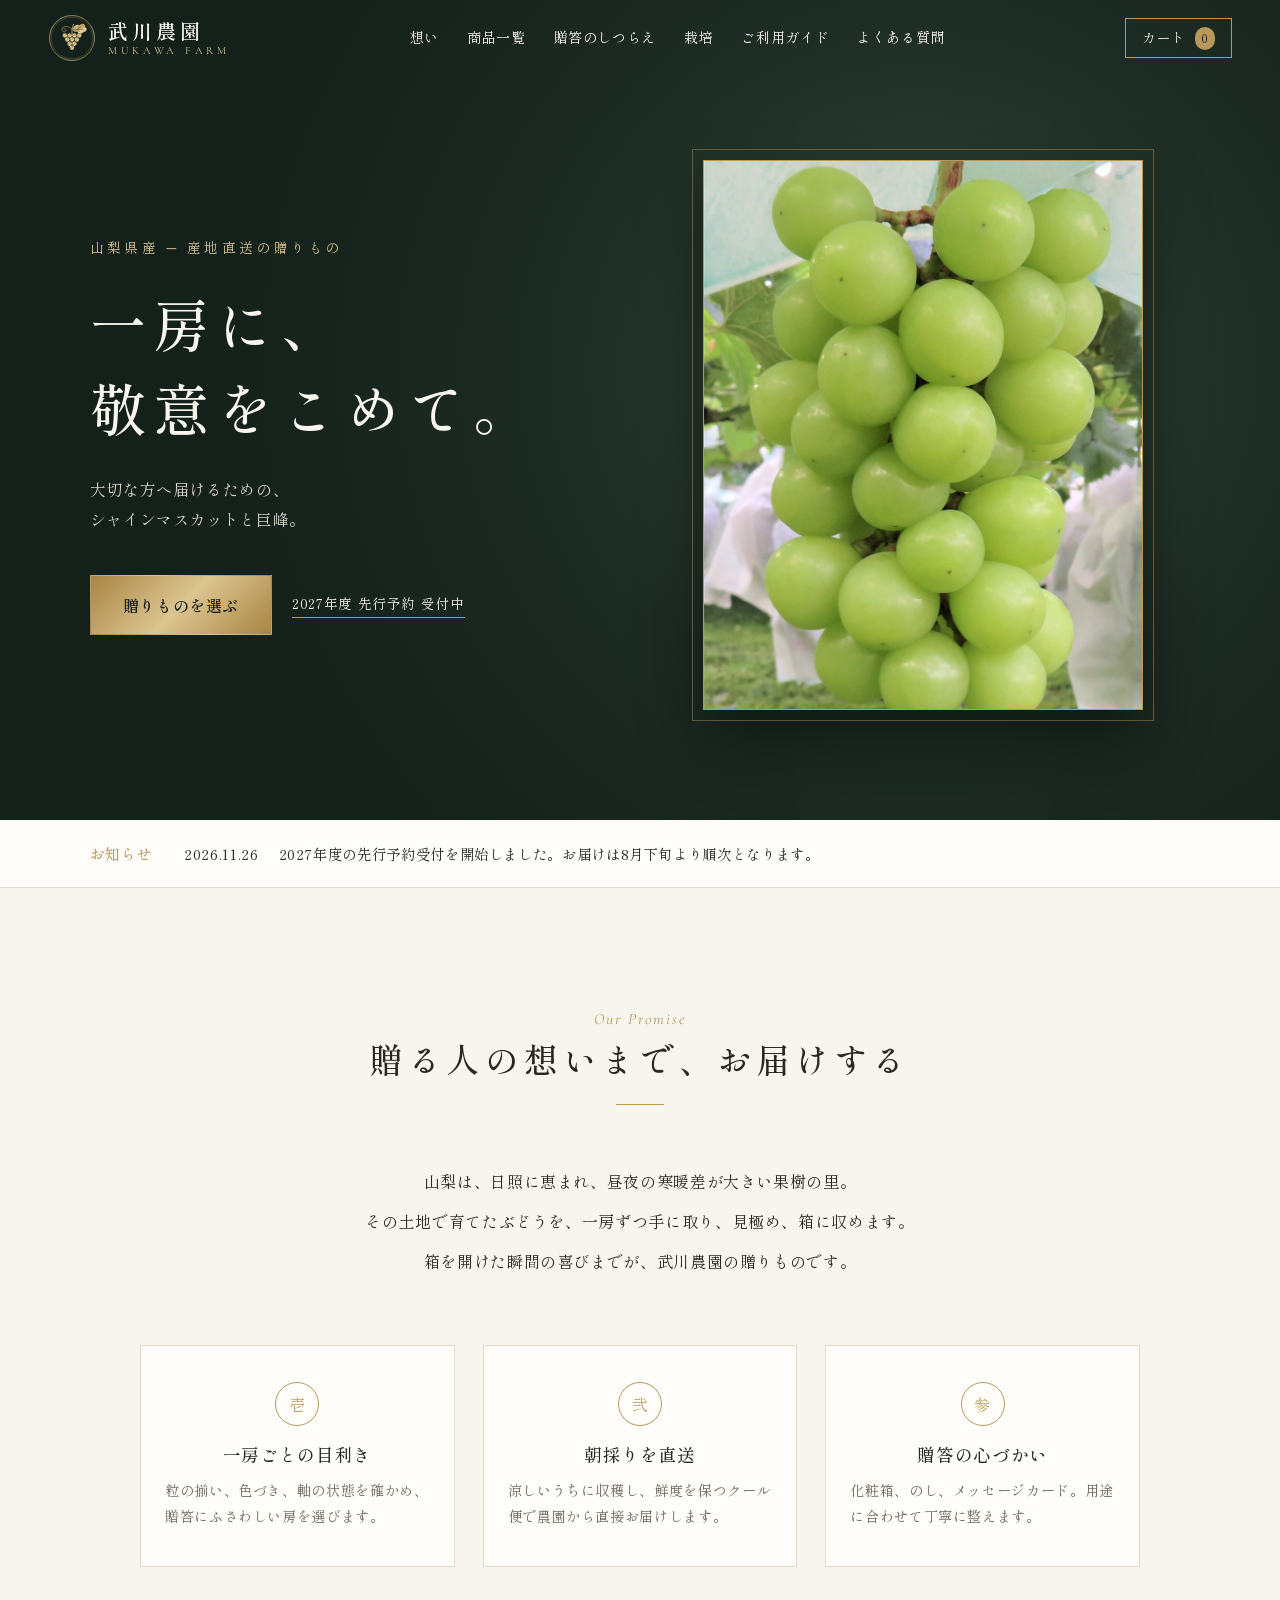
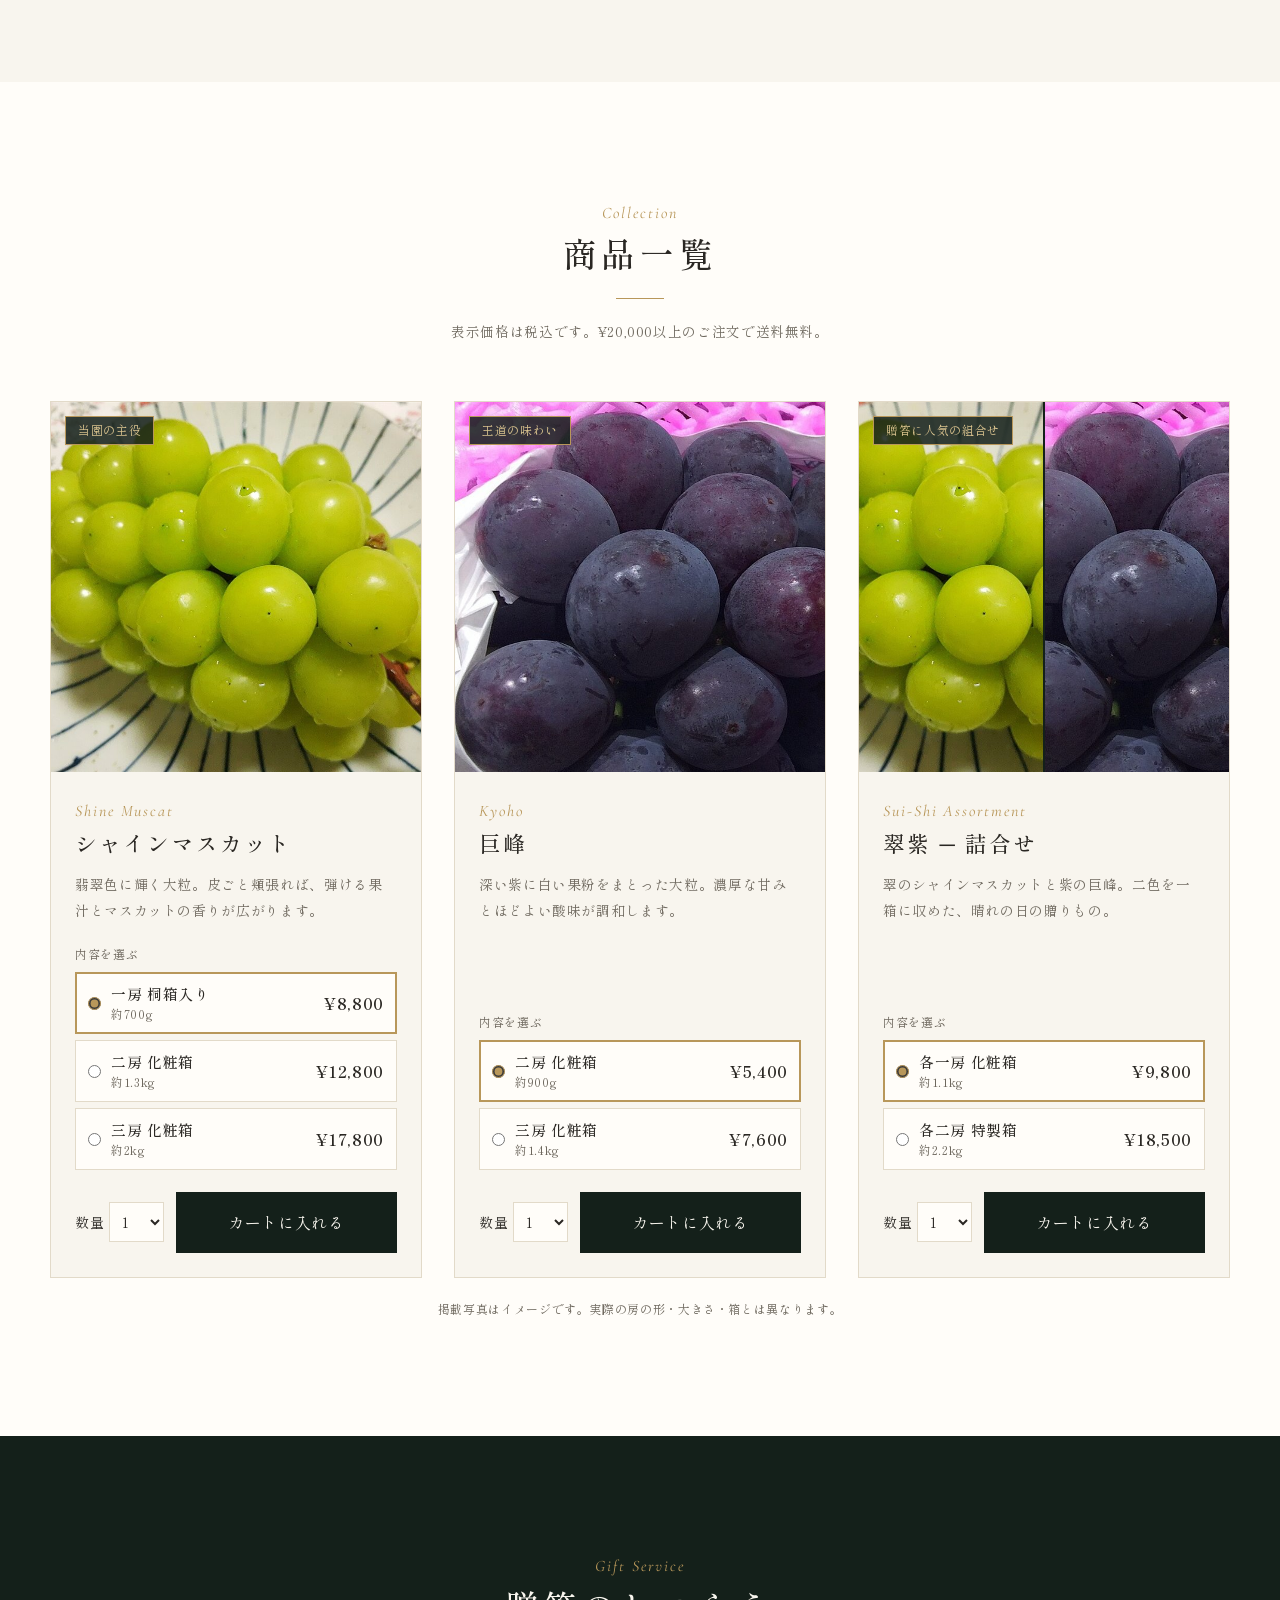
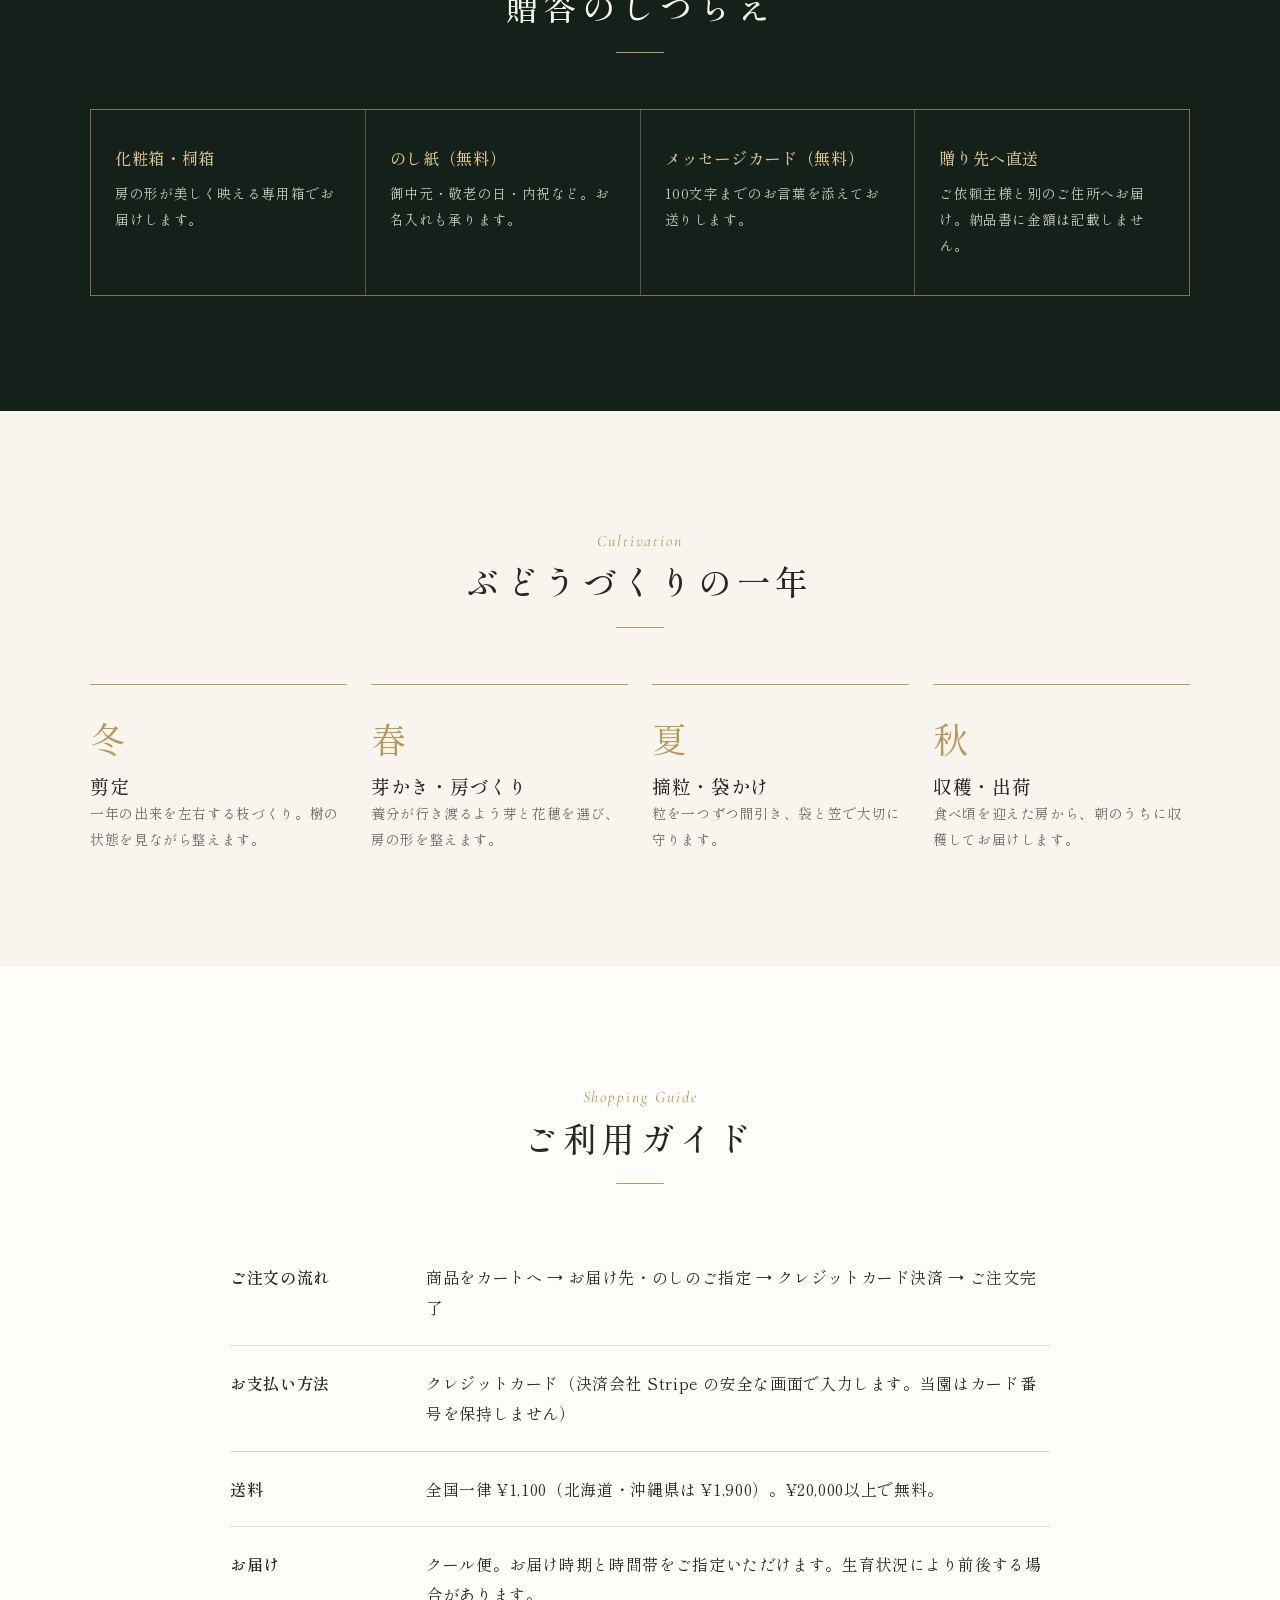
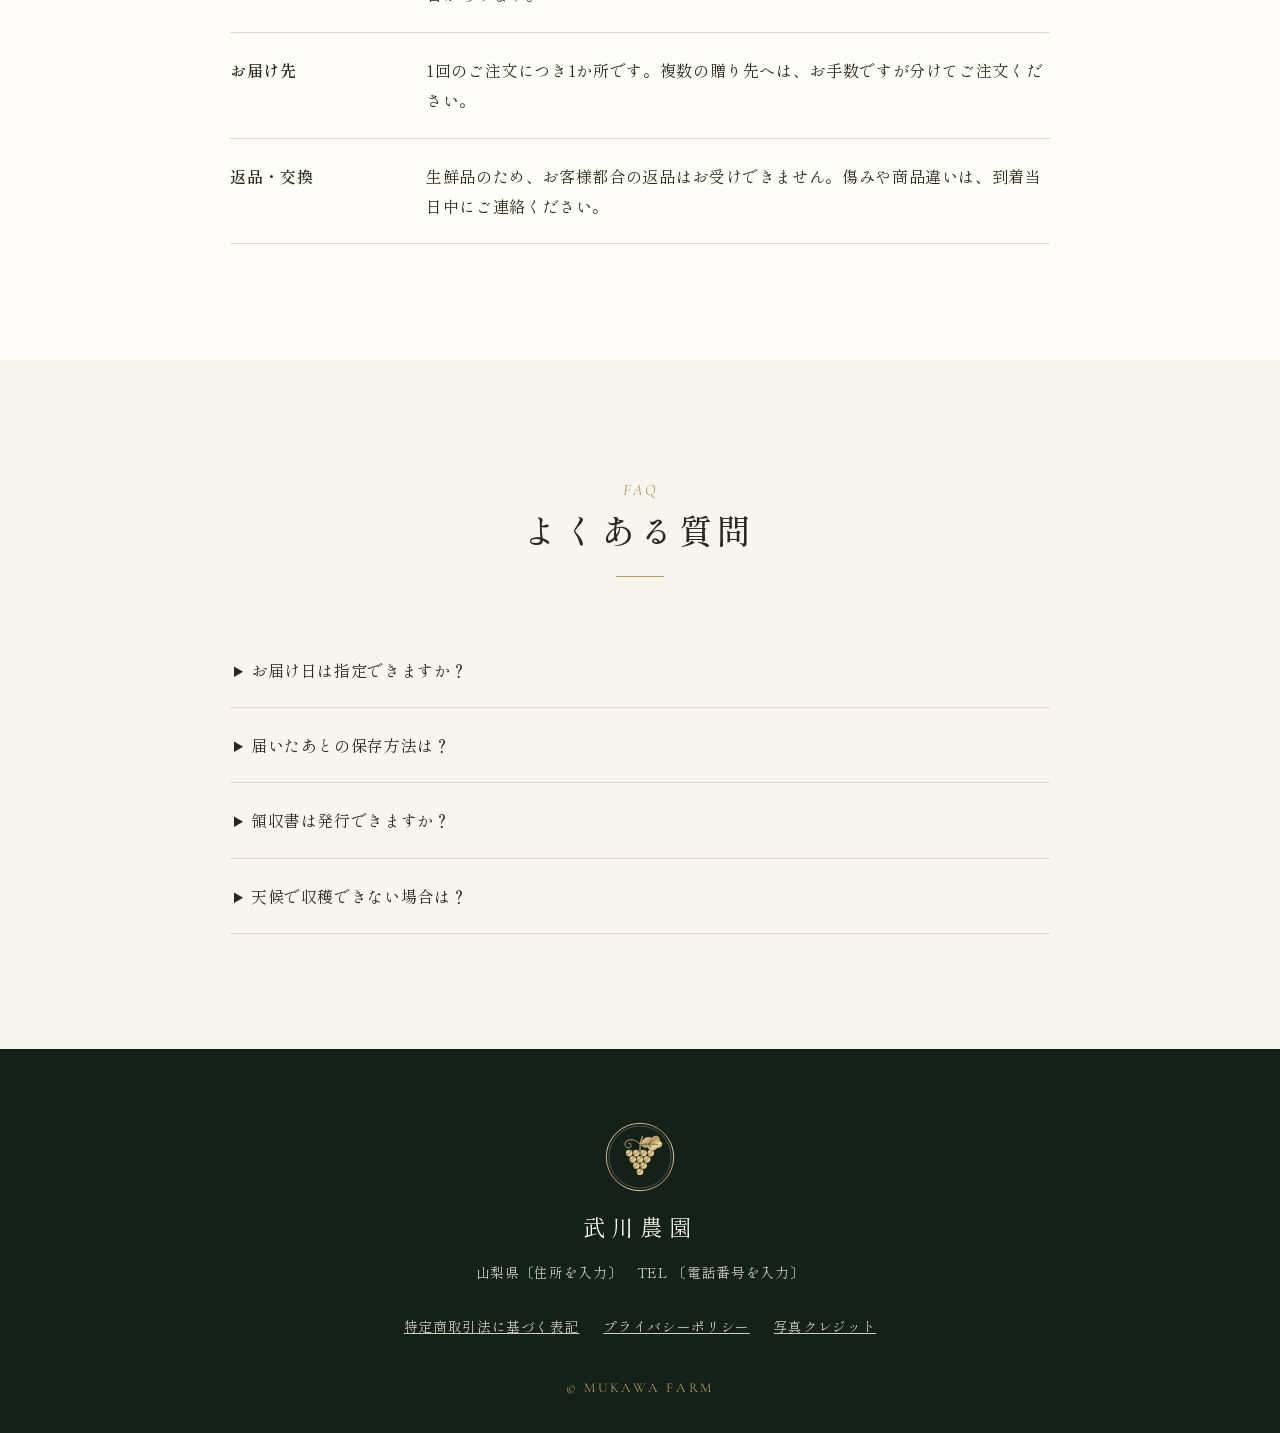
<file: index.html>
<!doctype html>
<html lang="ja">
<head>
  <meta charset="utf-8">
  <meta name="viewport" content="width=device-width, initial-scale=1">
  <title>武川農園</title>
  <!-- GitHub Pages 用の入口ページ。サイト本体は public フォルダの中にあります -->
  <script>location.replace("public/index.html" + location.hash);</script>
  <meta http-equiv="refresh" content="1; url=public/index.html">
</head>
<body>
  <p><a href="public/index.html">武川農園のサイトへ進む</a></p>
</body>
</html>
</file>
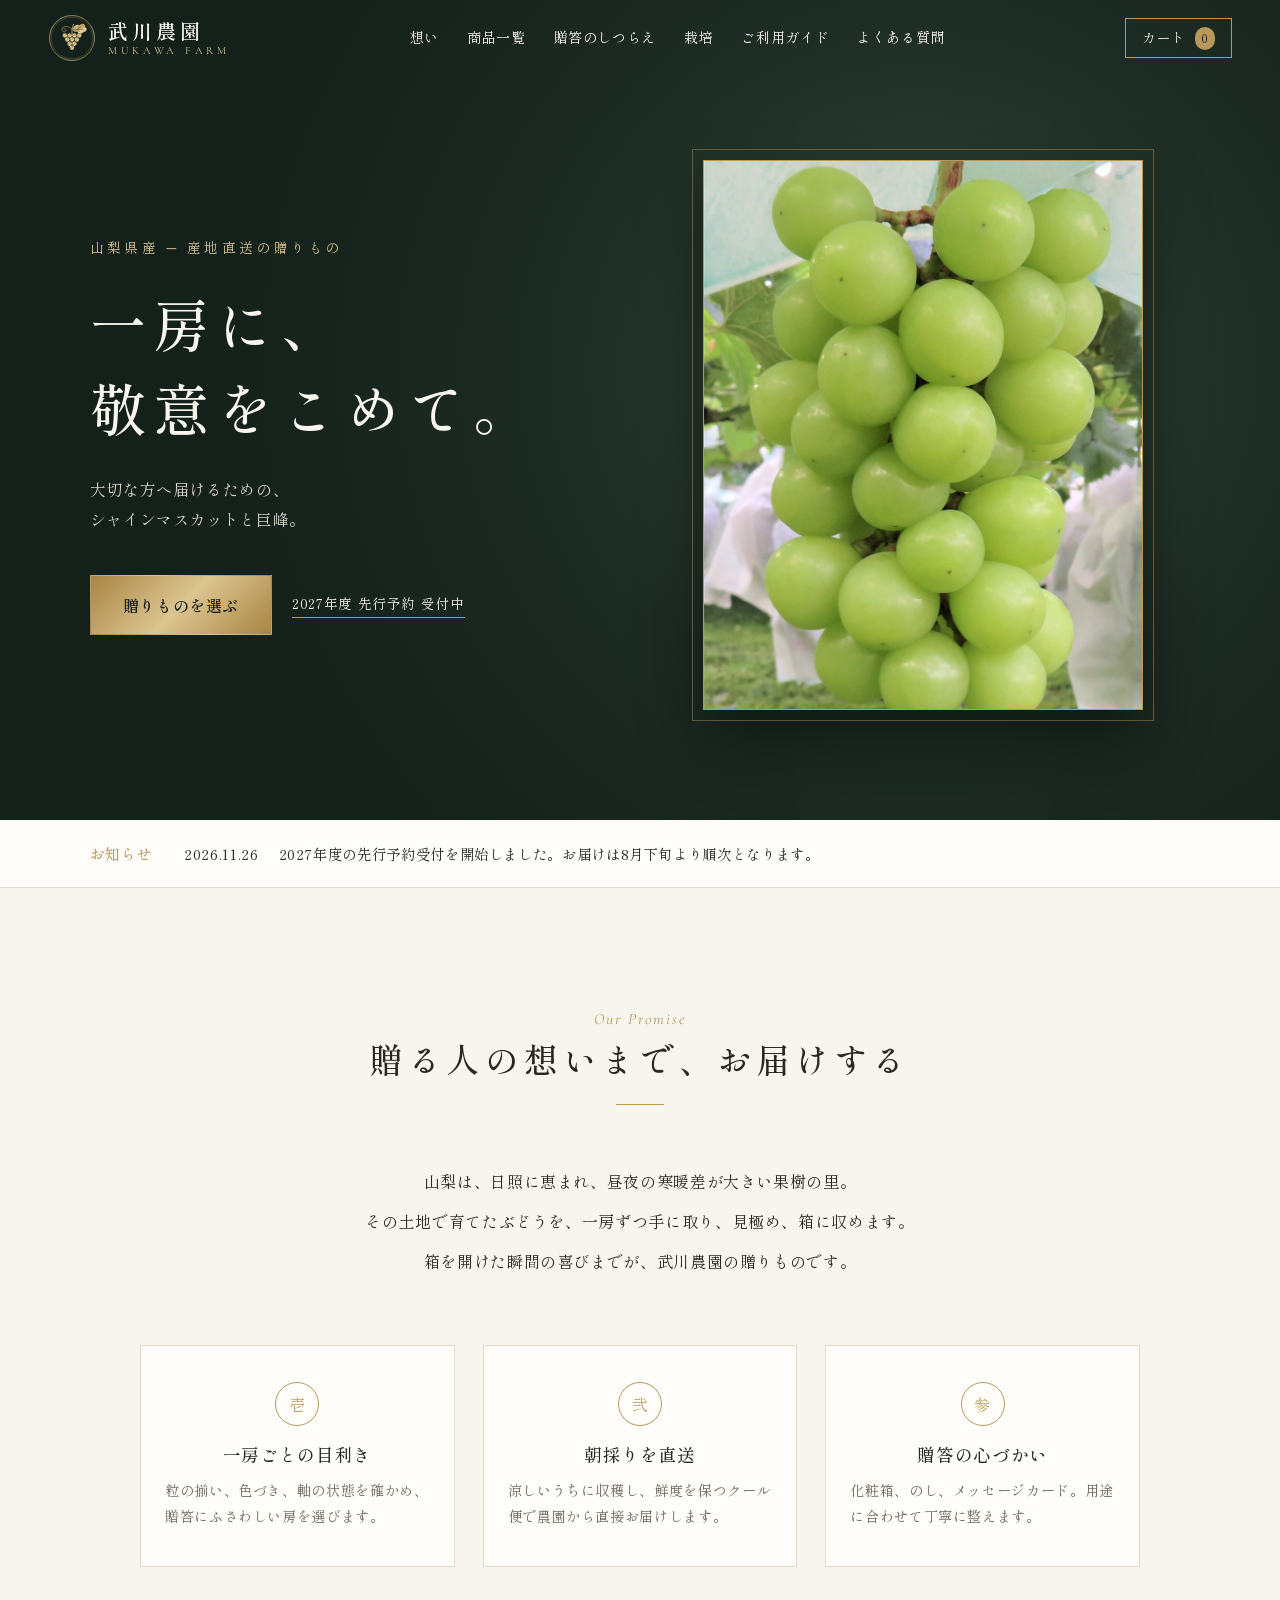
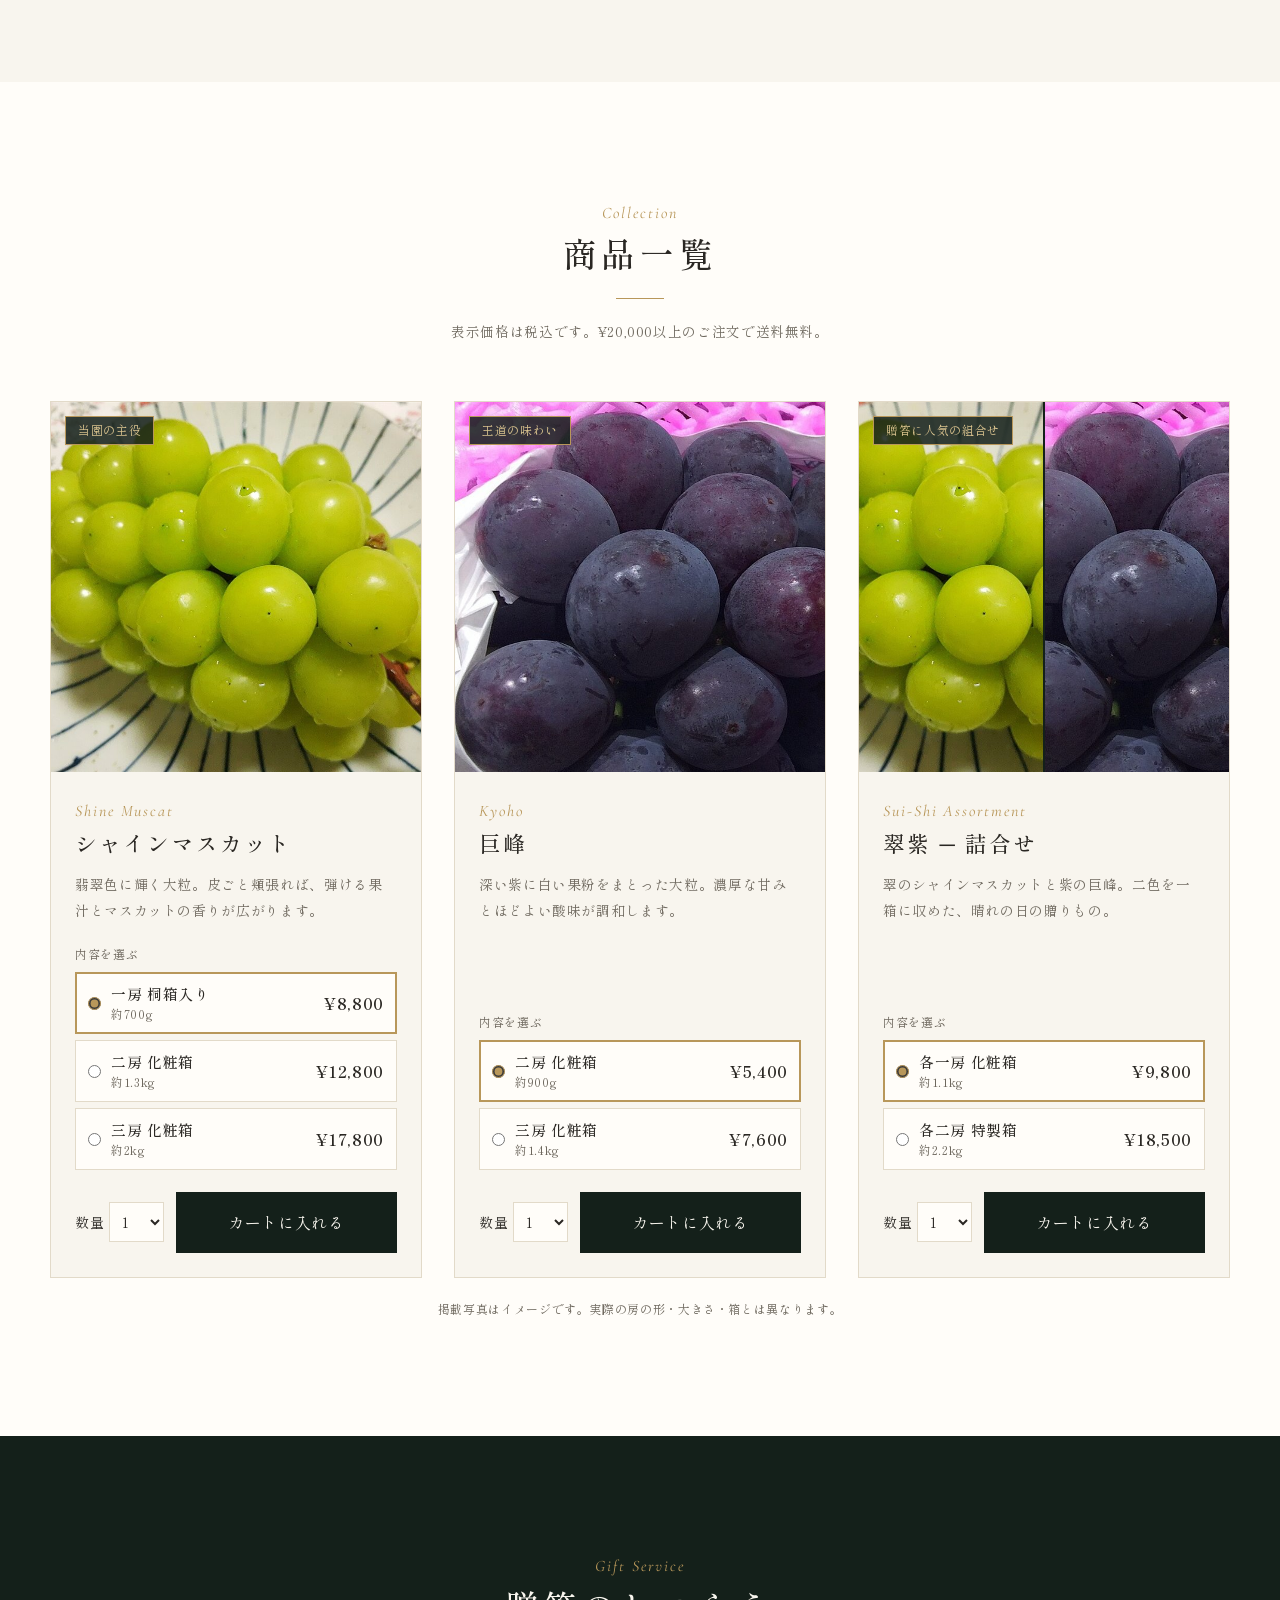
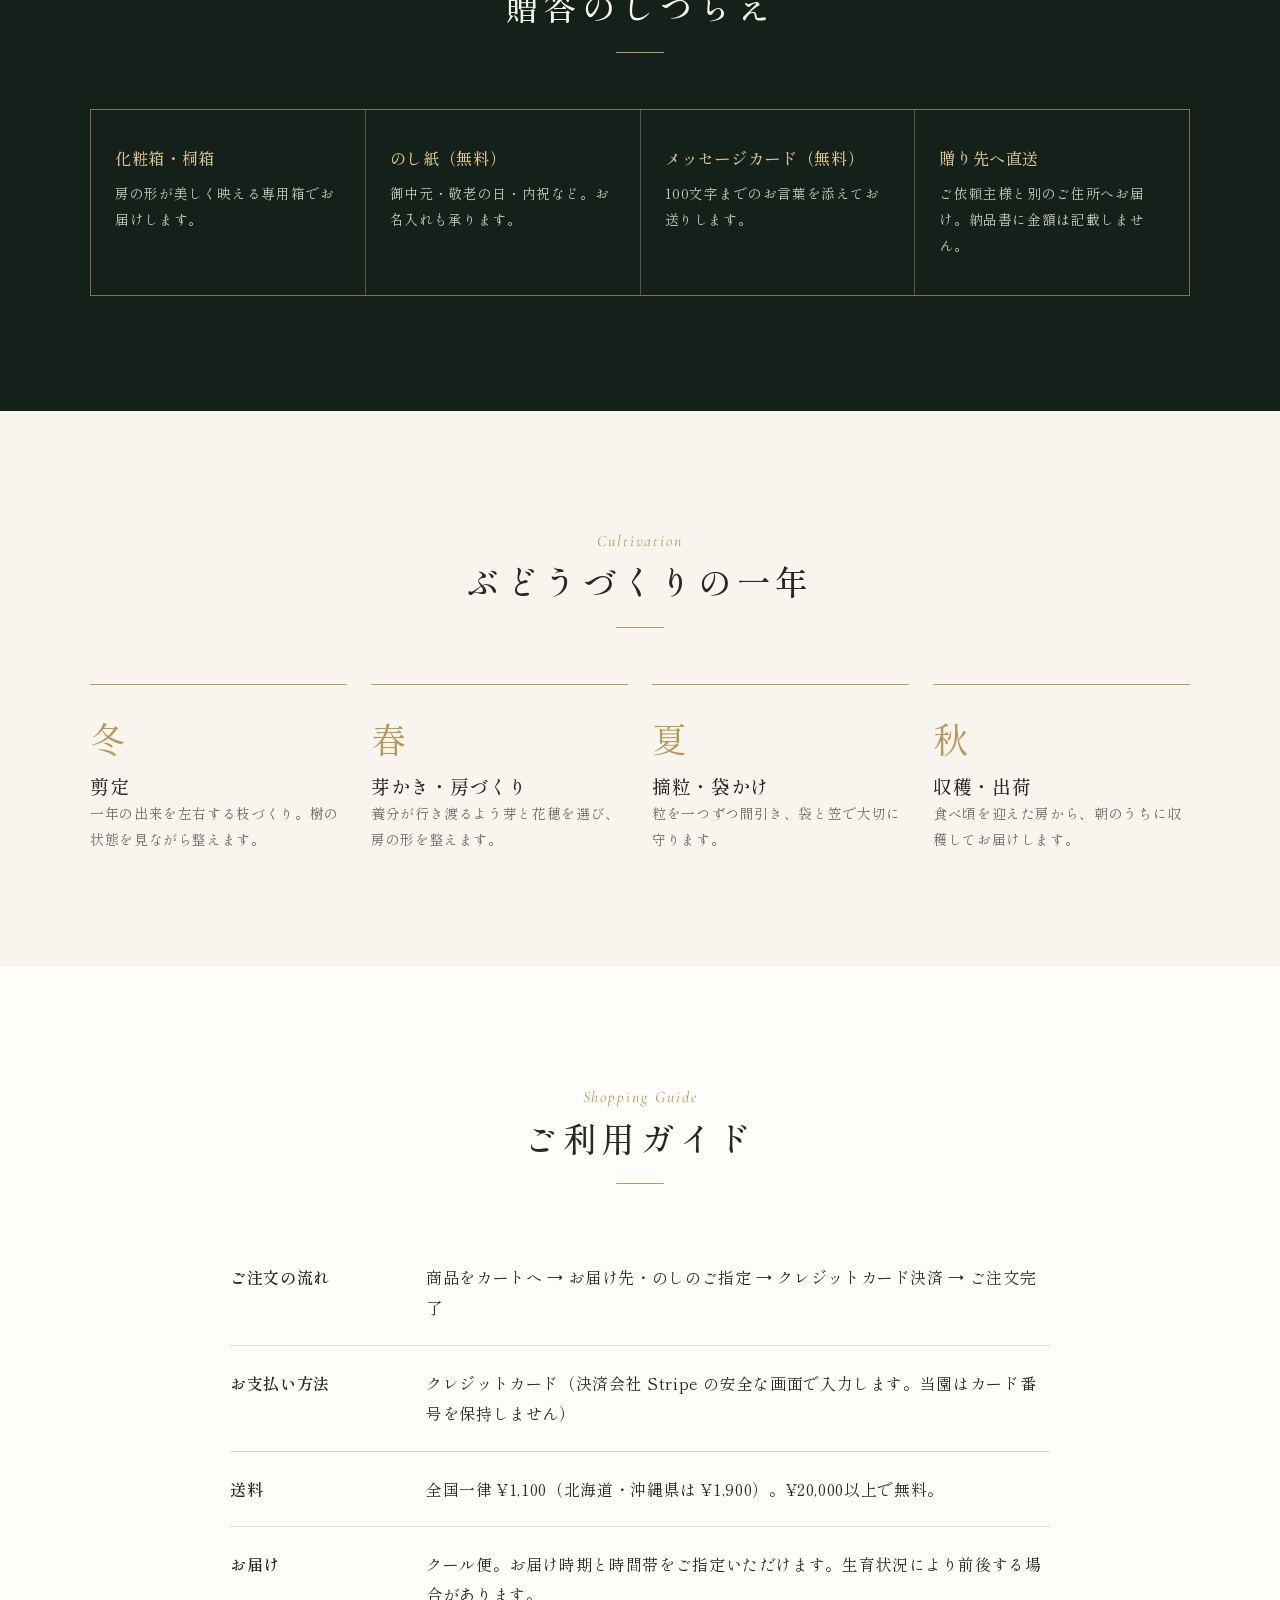
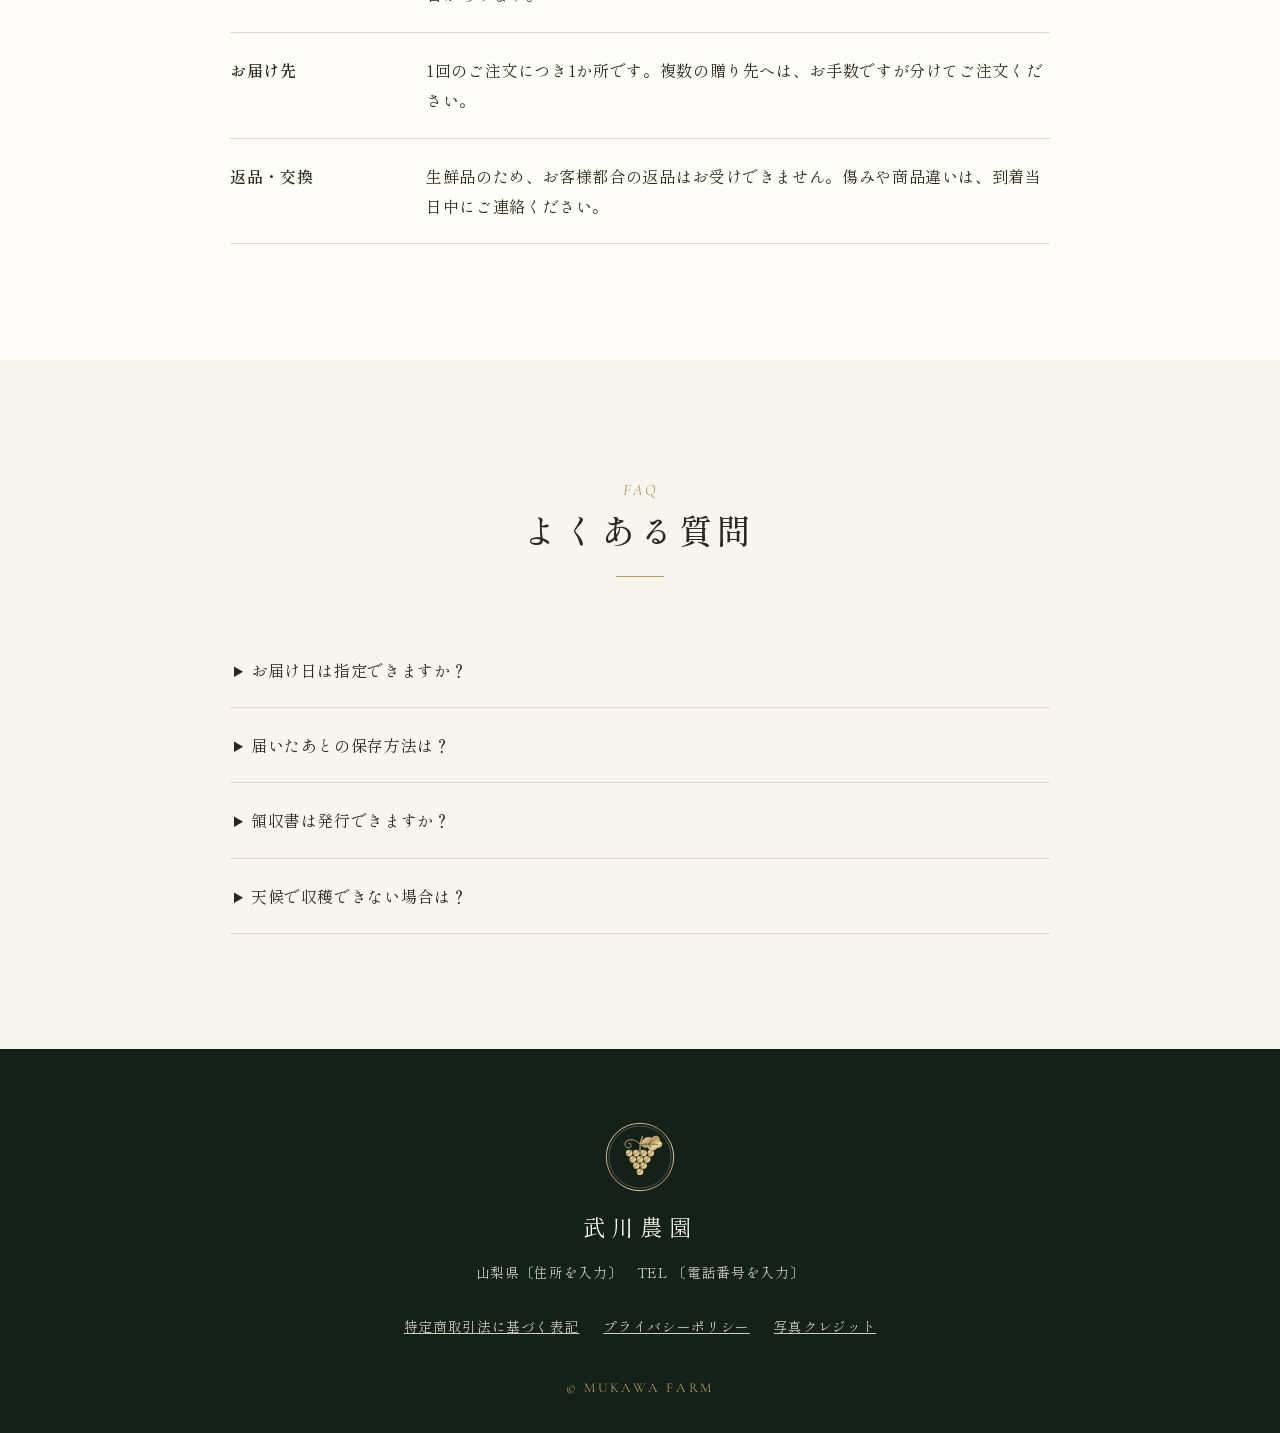
<file: public/index.html>
<!doctype html>
<html lang="ja">
<head>
  <meta charset="utf-8">
  <meta name="viewport" content="width=device-width, initial-scale=1">
  <title>武川農園｜山梨のシャインマスカット・巨峰 贈答用通販</title>
  <meta name="description" content="山梨の武川農園から、贈答用のシャインマスカットと巨峰を産地直送でお届けします。のし・メッセージカード対応。">
  <link rel="icon" href="assets/emblem.svg" type="image/svg+xml">
  <link rel="preconnect" href="https://fonts.googleapis.com">
  <link rel="preconnect" href="https://fonts.gstatic.com" crossorigin>
  <link href="https://fonts.googleapis.com/css2?family=Cormorant+Garamond:ital,wght@0,500;0,600;1,500&family=Shippori+Mincho:wght@400;500;600&display=swap" rel="stylesheet">
  <link rel="stylesheet" href="css/style.css">
</head>
<body>
  <header class="header" id="header">
    <a class="brand" href="#top">
      <img src="assets/emblem.svg" alt="" width="48" height="48">
      <span class="brand-text"><b>武川農園</b><small>MUKAWA FARM</small></span>
    </a>
    <nav class="nav" id="nav" aria-label="メインメニュー">
      <a href="#concept">想い</a>
      <a href="#products">商品一覧</a>
      <a href="#gift">贈答のしつらえ</a>
      <a href="#farm">栽培</a>
      <a href="#guide">ご利用ガイド</a>
      <a href="#faq">よくある質問</a>
    </nav>
    <div class="header-actions">
      <button class="cart-button" type="button" data-cart-open>
        カート <span class="cart-count" data-cart-count>0</span>
      </button>
      <button class="menu-button" type="button" id="menuButton" aria-label="メニュー" aria-expanded="false" aria-controls="nav"><span></span><span></span></button>
    </div>
  </header>

  <main id="top">
    <section class="hero">
      <div class="hero-copy">
        <p class="eyebrow">山梨県産 ─ 産地直送の贈りもの</p>
        <h1>一房に、<br>敬意をこめて。</h1>
        <p class="hero-lead">大切な方へ届けるための、<br>シャインマスカットと巨峰。</p>
        <div class="hero-actions">
          <a class="btn btn-gold" href="#products">贈りものを選ぶ</a>
          <span class="hero-season" data-season></span>
        </div>
      </div>
      <div class="hero-visual">
        <img src="assets/photo-shine-vine.jpg" alt="畑で実るシャインマスカットのイメージ写真" width="1000" height="1455">
      </div>
    </section>

    <section class="news">
      <h2>お知らせ</h2>
      <ul>
        <li><time datetime="2026-11-26">2026.11.26</time><span>2027年度の先行予約受付を開始しました。お届けは8月下旬より順次となります。</span></li>
      </ul>
    </section>

    <section class="section concept" id="concept">
      <header class="section-head">
        <p class="en">Our Promise</p>
        <h2>贈る人の想いまで、お届けする</h2>
      </header>
      <p class="concept-text">
        山梨は、日照に恵まれ、昼夜の寒暖差が大きい果樹の里。<br>
        その土地で育てたぶどうを、一房ずつ手に取り、見極め、箱に収めます。<br>
        箱を開けた瞬間の喜びまでが、武川農園の贈りものです。
      </p>
      <ol class="values">
        <li><span>壱</span><h3>一房ごとの目利き</h3><p>粒の揃い、色づき、軸の状態を確かめ、贈答にふさわしい房を選びます。</p></li>
        <li><span>弐</span><h3>朝採りを直送</h3><p>涼しいうちに収穫し、鮮度を保つクール便で農園から直接お届けします。</p></li>
        <li><span>参</span><h3>贈答の心づかい</h3><p>化粧箱、のし、メッセージカード。用途に合わせて丁寧に整えます。</p></li>
      </ol>
    </section>

    <section class="section products" id="products">
      <header class="section-head">
        <p class="en">Collection</p>
        <h2>商品一覧</h2>
        <p data-shipping-note></p>
      </header>
      <div class="product-grid" id="productGrid">
        <noscript><p>ご注文には JavaScript を有効にしてください。</p></noscript>
      </div>
      <p class="photo-note">掲載写真はイメージです。実際の房の形・大きさ・箱とは異なります。</p>
    </section>

    <section class="section gift" id="gift">
      <header class="section-head">
        <p class="en">Gift Service</p>
        <h2>贈答のしつらえ</h2>
      </header>
      <div class="gift-grid">
        <article><h3>化粧箱・桐箱</h3><p>房の形が美しく映える専用箱でお届けします。</p></article>
        <article><h3>のし紙（無料）</h3><p>御中元・敬老の日・内祝など。お名入れも承ります。</p></article>
        <article><h3>メッセージカード（無料）</h3><p>100文字までのお言葉を添えてお送りします。</p></article>
        <article><h3>贈り先へ直送</h3><p>ご依頼主様と別のご住所へお届け。納品書に金額は記載しません。</p></article>
      </div>
    </section>

    <section class="section farm" id="farm">
      <header class="section-head">
        <p class="en">Cultivation</p>
        <h2>ぶどうづくりの一年</h2>
      </header>
      <ol class="timeline">
        <li><b>冬</b><h3>剪定</h3><p>一年の出来を左右する枝づくり。樹の状態を見ながら整えます。</p></li>
        <li><b>春</b><h3>芽かき・房づくり</h3><p>養分が行き渡るよう芽と花穂を選び、房の形を整えます。</p></li>
        <li><b>夏</b><h3>摘粒・袋かけ</h3><p>粒を一つずつ間引き、袋と笠で大切に守ります。</p></li>
        <li><b>秋</b><h3>収穫・出荷</h3><p>食べ頃を迎えた房から、朝のうちに収穫してお届けします。</p></li>
      </ol>
    </section>

    <section class="section guide" id="guide">
      <header class="section-head">
        <p class="en">Shopping Guide</p>
        <h2>ご利用ガイド</h2>
      </header>
      <dl class="guide-list">
        <div><dt>ご注文の流れ</dt><dd>商品をカートへ → お届け先・のしのご指定 → クレジットカード決済 → ご注文完了</dd></div>
        <div><dt>お支払い方法</dt><dd>クレジットカード（決済会社 Stripe の安全な画面で入力します。当園はカード番号を保持しません）</dd></div>
        <div><dt>送料</dt><dd data-shipping-detail></dd></div>
        <div><dt>お届け</dt><dd>クール便。お届け時期と時間帯をご指定いただけます。生育状況により前後する場合があります。</dd></div>
        <div><dt>お届け先</dt><dd>1回のご注文につき1か所です。複数の贈り先へは、お手数ですが分けてご注文ください。</dd></div>
        <div><dt>返品・交換</dt><dd>生鮮品のため、お客様都合の返品はお受けできません。傷みや商品違いは、到着当日中にご連絡ください。</dd></div>
      </dl>
    </section>

    <section class="section faq" id="faq">
      <header class="section-head">
        <p class="en">FAQ</p>
        <h2>よくある質問</h2>
      </header>
      <details><summary>お届け日は指定できますか？</summary><p>収穫状況に左右されるため、旬（上旬・中旬・下旬）でのご指定を承っています。</p></details>
      <details><summary>届いたあとの保存方法は？</summary><p>乾燥を防ぐ袋などに入れて冷蔵庫の野菜室で保存し、お早めにお召し上がりください。</p></details>
      <details><summary>領収書は発行できますか？</summary><p>ご希望の場合は、ご注文時の備考欄にご記入ください。</p></details>
      <details><summary>天候で収穫できない場合は？</summary><p>お届けが難しい場合はご連絡のうえ、代金を全額返金いたします。</p></details>
    </section>
  </main>

  <footer class="footer">
    <img src="assets/emblem.svg" alt="" width="72" height="72">
    <p class="footer-name">武川農園</p>
    <p>山梨県〔住所を入力〕　TEL 〔電話番号を入力〕</p>
    <nav><a href="legal.html#tokushoho">特定商取引法に基づく表記</a><a href="legal.html#privacy">プライバシーポリシー</a><a href="credits.html">写真クレジット</a></nav>
    <p class="copyright">© MUKAWA FARM</p>
  </footer>

  <div class="overlay" data-cart-close hidden></div>
  <aside class="drawer" id="cartDrawer" aria-label="ショッピングカート" inert>
    <div class="drawer-head">
      <h2>ショッピングカート</h2>
      <button type="button" class="drawer-close" data-cart-close aria-label="閉じる">×</button>
    </div>
    <ul class="cart-list" id="cartList"></ul>
    <div class="drawer-foot">
      <p class="cart-total"><span>小計（税込）</span><b id="cartSubtotal">¥0</b></p>
      <p class="cart-hint" id="cartHint"></p>
      <a class="btn btn-gold btn-block" id="checkoutLink" href="checkout.html">ご注文手続きへ</a>
    </div>
  </aside>

  <script src="js/catalog.js"></script>
  <script src="js/cart.js"></script>
  <script src="js/main.js"></script>
</body>
</html>
</file>
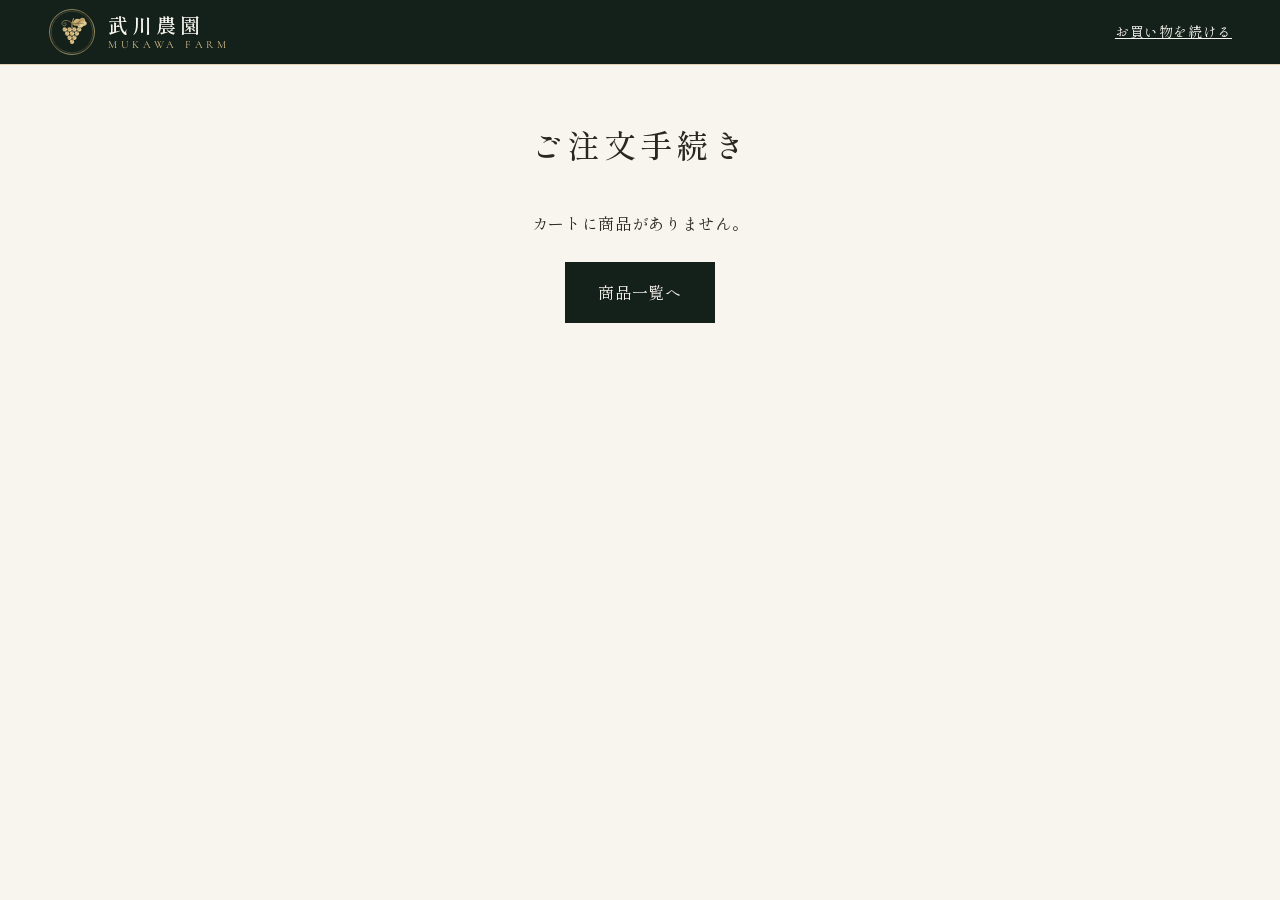
<file: public/checkout.html>
<!doctype html>
<html lang="ja">
<head>
  <meta charset="utf-8">
  <meta name="viewport" content="width=device-width, initial-scale=1">
  <title>ご注文手続き｜武川農園</title>
  <meta name="robots" content="noindex">
  <link rel="icon" href="assets/emblem.svg" type="image/svg+xml">
  <link href="https://fonts.googleapis.com/css2?family=Cormorant+Garamond:wght@500;600&family=Shippori+Mincho:wght@400;500;600&display=swap" rel="stylesheet">
  <link rel="stylesheet" href="css/style.css">
</head>
<body class="sub-page">
  <header class="header is-scrolled">
    <a class="brand" href="index.html">
      <img src="assets/emblem.svg" alt="" width="48" height="48">
      <span class="brand-text"><b>武川農園</b><small>MUKAWA FARM</small></span>
    </a>
    <a class="back-link" href="index.html#products">お買い物を続ける</a>
  </header>

  <main class="checkout">
    <h1>ご注文手続き</h1>

    <div class="empty-state" id="emptyState" hidden>
      <p>カートに商品がありません。</p>
      <a class="btn btn-dark" href="index.html#products">商品一覧へ</a>
    </div>

    <div class="checkout-grid" id="checkoutGrid" hidden>
      <form id="orderForm">
        <fieldset class="panel">
          <legend>ご依頼主様</legend>
          <label class="field">お名前<em>必須</em><input name="name" autocomplete="name" maxlength="50" required></label>
          <label class="field">メールアドレス<em>必須</em><input type="email" name="email" autocomplete="email" maxlength="100" required></label>
          <label class="field">電話番号<em>必須</em><input type="tel" name="tel" autocomplete="tel" pattern="[0-9\-]{10,15}" title="半角数字とハイフンで入力してください" required></label>
          <label class="field short">郵便番号<em>必須</em><input name="zip" autocomplete="postal-code" inputmode="numeric" pattern="[0-9]{3}-?[0-9]{4}" title="例：400-0000" required></label>
          <label class="field short">都道府県<em>必須</em><select name="pref" required></select></label>
          <label class="field">市区町村・番地・建物名<em>必須</em><input name="address" autocomplete="street-address" maxlength="150" required></label>
        </fieldset>

        <fieldset class="panel">
          <legend>お届け先</legend>
          <label class="check"><input type="checkbox" name="isGift" checked> ご依頼主と別の住所へ贈る</label>
          <fieldset class="gift-fields" id="giftFields">
            <label class="field">贈り先のお名前<em>必須</em><input name="giftName" maxlength="50" required></label>
            <label class="field">贈り先の電話番号<em>必須</em><input type="tel" name="giftTel" pattern="[0-9\-]{10,15}" title="半角数字とハイフンで入力してください" required></label>
            <label class="field short">郵便番号<em>必須</em><input name="giftZip" inputmode="numeric" pattern="[0-9]{3}-?[0-9]{4}" title="例：400-0000" required></label>
            <label class="field short">都道府県<em>必須</em><select name="giftPref" required></select></label>
            <label class="field">市区町村・番地・建物名<em>必須</em><input name="giftAddress" maxlength="150" required></label>
          </fieldset>
        </fieldset>

        <fieldset class="panel">
          <legend>お届け・贈答のご指定</legend>
          <label class="field short">お届け時期<em>必須</em><select name="period" required></select></label>
          <label class="field short">時間帯<select name="time"></select></label>
          <label class="field short">のし<select name="noshi"></select></label>
          <label class="field short">のしのお名入れ<input name="noshiName" maxlength="30"></label>
          <label class="field">メッセージカード（100文字まで）<textarea name="message" maxlength="100" rows="3"></textarea></label>
          <label class="field">備考<textarea name="note" maxlength="200" rows="2"></textarea></label>
        </fieldset>

        <label class="check agree"><input type="checkbox" required> <span><a href="legal.html" target="_blank">特定商取引法に基づく表記・プライバシーポリシー</a>に同意する</span></label>
        <p class="form-error" id="formError" role="alert" hidden></p>
        <button class="btn btn-gold btn-block" type="submit" id="payButton">お支払いへ進む</button>
        <p class="secure-note">カード情報は次の Stripe の決済画面で入力します。</p>
      </form>

      <aside class="summary panel">
        <h2>ご注文内容</h2>
        <ul id="summaryList"></ul>
        <dl>
          <div><dt>小計</dt><dd id="sumSubtotal"></dd></div>
          <div><dt>送料（クール便）</dt><dd id="sumShipping"></dd></div>
          <div class="grand"><dt>合計（税込）</dt><dd id="sumTotal"></dd></div>
        </dl>
      </aside>
    </div>

    <dialog id="demoDialog">
      <h2>確認用の表示です</h2>
      <p>お手元のパソコンで開いているため、<strong>決済は行われていません</strong>。</p>
      <p>サイトを公開して Stripe を設定すると、このあとカード決済画面へ進みます。</p>
      <p class="demo-total">お支払い予定額：<b id="demoTotal"></b></p>
      <form method="dialog"><button class="btn btn-dark">閉じる</button></form>
    </dialog>
  </main>

  <script src="js/catalog.js"></script>
  <script src="js/cart.js"></script>
  <script src="js/checkout.js"></script>
</body>
</html>
</file>
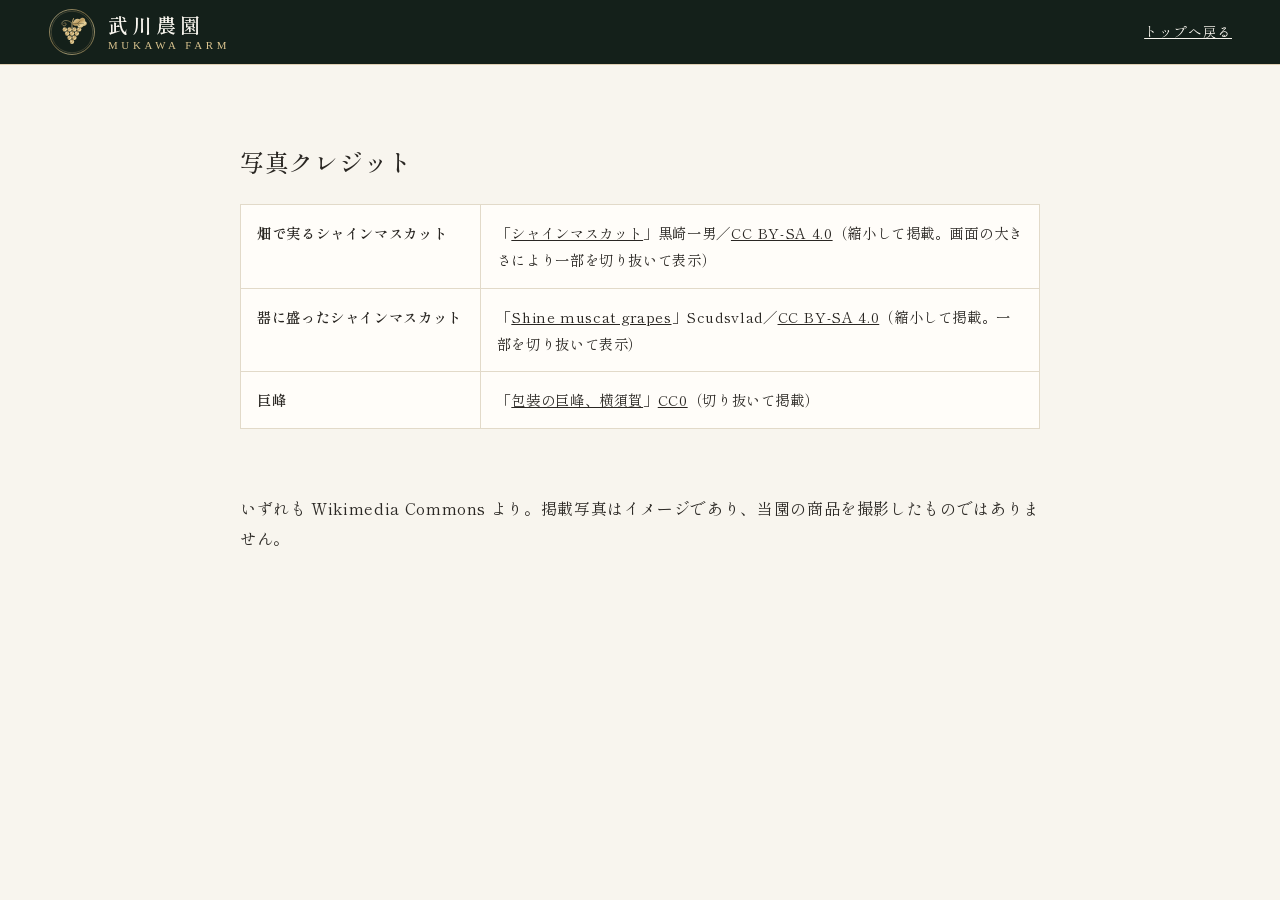
<file: public/credits.html>
<!doctype html>
<html lang="ja">
<head>
  <meta charset="utf-8">
  <meta name="viewport" content="width=device-width, initial-scale=1">
  <title>写真クレジット｜武川農園</title>
  <link rel="icon" href="assets/emblem.svg" type="image/svg+xml">
  <link href="https://fonts.googleapis.com/css2?family=Shippori+Mincho:wght@400;600&display=swap" rel="stylesheet">
  <link rel="stylesheet" href="css/style.css">
</head>
<body class="sub-page">
  <header class="header is-scrolled">
    <a class="brand" href="index.html">
      <img src="assets/emblem.svg" alt="" width="48" height="48">
      <span class="brand-text"><b>武川農園</b><small>MUKAWA FARM</small></span>
    </a>
    <a class="back-link" href="index.html">トップへ戻る</a>
  </header>
  <main class="legal">
    <h1>写真クレジット</h1>
    <table>
      <tr>
        <th>畑で実るシャインマスカット</th>
        <td>「<a href="https://commons.wikimedia.org/wiki/File:%E3%82%B7%E3%83%A3%E3%82%A4%E3%83%B3%E3%83%9E%E3%82%B9%E3%82%AB%E3%83%83%E3%83%88.jpg">シャインマスカット</a>」黒崎一男／<a href="https://creativecommons.org/licenses/by-sa/4.0/deed.ja">CC BY-SA 4.0</a>（縮小して掲載。画面の大きさにより一部を切り抜いて表示）</td>
      </tr>
      <tr>
        <th>器に盛ったシャインマスカット</th>
        <td>「<a href="https://commons.wikimedia.org/wiki/File:Shine_muscat_grapes.jpg">Shine muscat grapes</a>」Scudsvlad／<a href="https://creativecommons.org/licenses/by-sa/4.0/deed.ja">CC BY-SA 4.0</a>（縮小して掲載。一部を切り抜いて表示）</td>
      </tr>
      <tr>
        <th>巨峰</th>
        <td>「<a href="https://commons.wikimedia.org/wiki/File:%E5%8C%85%E8%A3%85%E3%81%AE%E5%B7%A8%E5%B3%B0%E3%80%81%E6%A8%AA%E9%A0%88%E8%B3%80.jpg">包装の巨峰、横須賀</a>」<a href="https://creativecommons.org/publicdomain/zero/1.0/deed.ja">CC0</a>（切り抜いて掲載）</td>
      </tr>
    </table>
    <p>いずれも Wikimedia Commons より。掲載写真はイメージであり、当園の商品を撮影したものではありません。</p>
  </main>
</body>
</html>
</file>
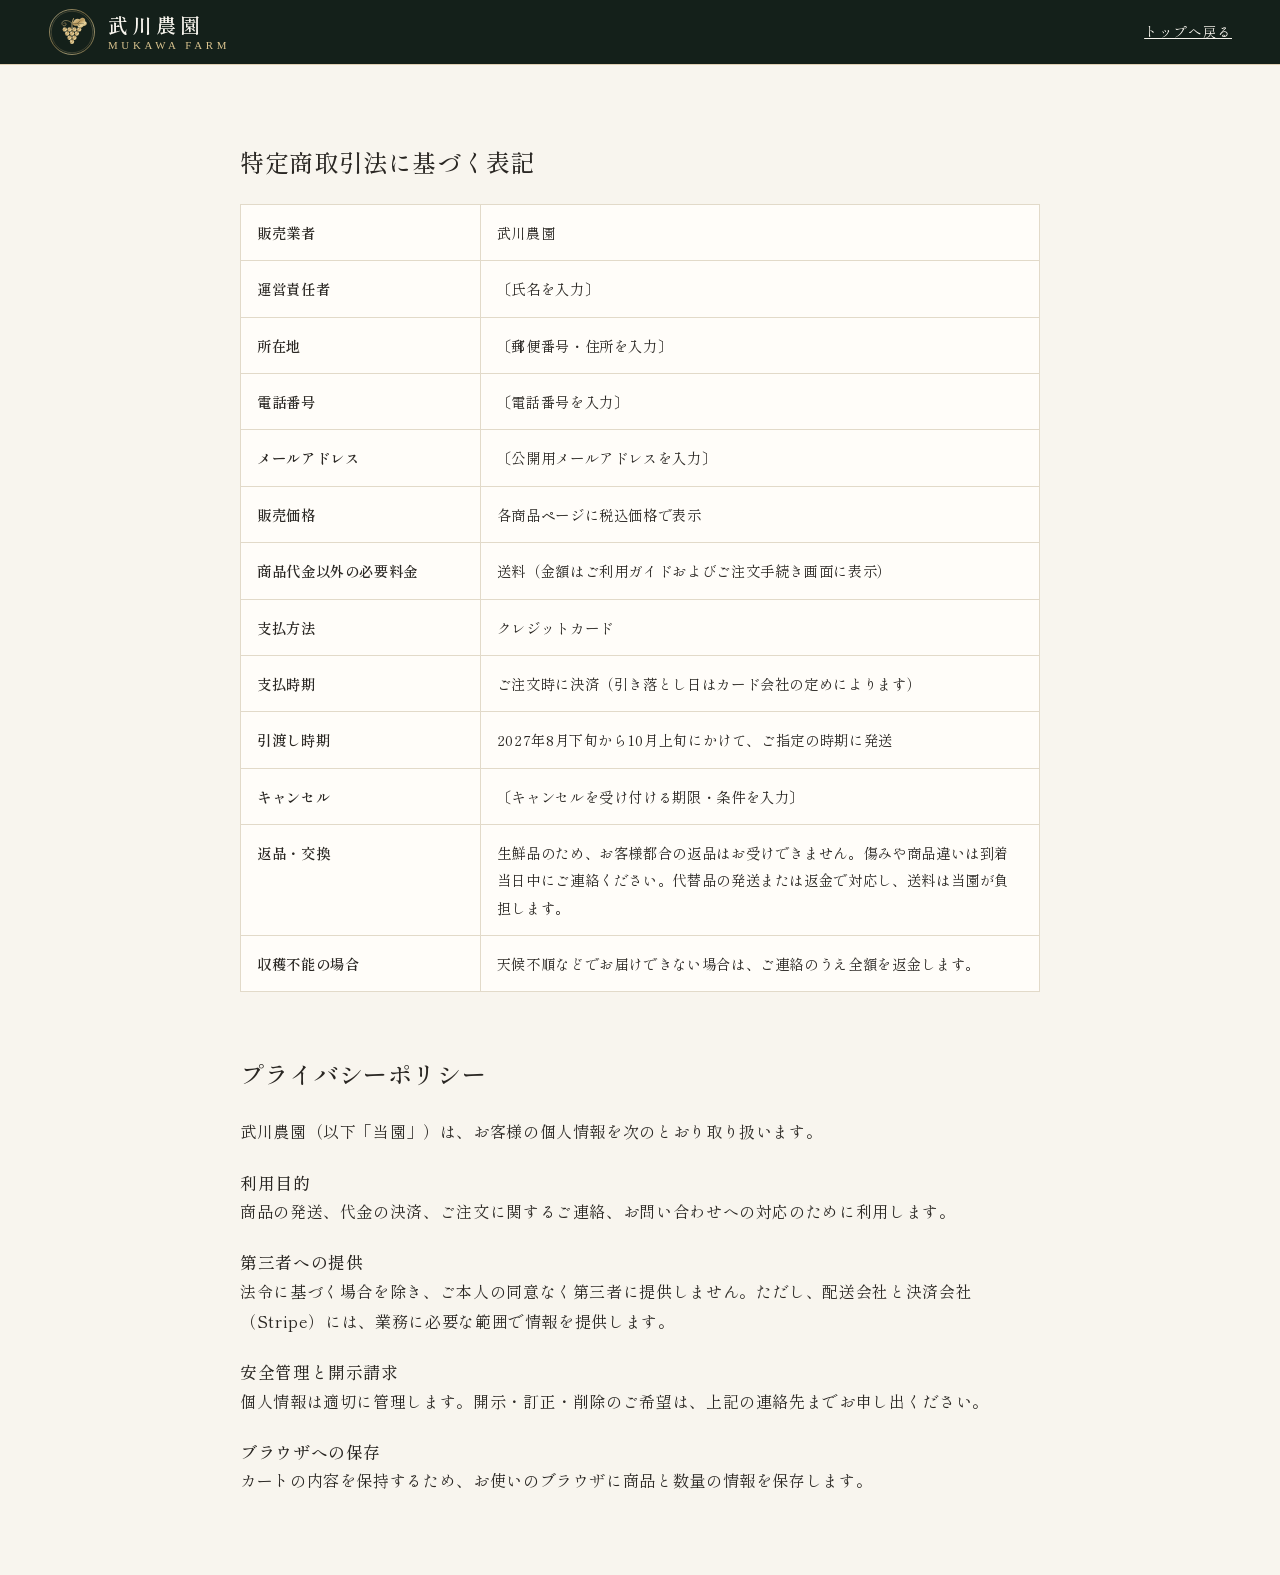
<file: public/legal.html>
<!doctype html>
<html lang="ja">
<head>
  <meta charset="utf-8">
  <meta name="viewport" content="width=device-width, initial-scale=1">
  <title>特定商取引法に基づく表記・プライバシーポリシー｜武川農園</title>
  <link rel="icon" href="assets/emblem.svg" type="image/svg+xml">
  <link href="https://fonts.googleapis.com/css2?family=Shippori+Mincho:wght@400;600&display=swap" rel="stylesheet">
  <link rel="stylesheet" href="css/style.css">
</head>
<body class="sub-page">
  <header class="header is-scrolled">
    <a class="brand" href="index.html">
      <img src="assets/emblem.svg" alt="" width="48" height="48">
      <span class="brand-text"><b>武川農園</b><small>MUKAWA FARM</small></span>
    </a>
    <a class="back-link" href="index.html">トップへ戻る</a>
  </header>
  <main class="legal">
    <h1 id="tokushoho">特定商取引法に基づく表記</h1>
    <table>
      <tr><th>販売業者</th><td>武川農園</td></tr>
      <tr><th>運営責任者</th><td>〔氏名を入力〕</td></tr>
      <tr><th>所在地</th><td>〔郵便番号・住所を入力〕</td></tr>
      <tr><th>電話番号</th><td>〔電話番号を入力〕</td></tr>
      <tr><th>メールアドレス</th><td>〔公開用メールアドレスを入力〕</td></tr>
      <tr><th>販売価格</th><td>各商品ページに税込価格で表示</td></tr>
      <tr><th>商品代金以外の必要料金</th><td>送料（金額はご利用ガイドおよびご注文手続き画面に表示）</td></tr>
      <tr><th>支払方法</th><td>クレジットカード</td></tr>
      <tr><th>支払時期</th><td>ご注文時に決済（引き落とし日はカード会社の定めによります）</td></tr>
      <tr><th>引渡し時期</th><td>2027年8月下旬から10月上旬にかけて、ご指定の時期に発送</td></tr>
      <tr><th>キャンセル</th><td>〔キャンセルを受け付ける期限・条件を入力〕</td></tr>
      <tr><th>返品・交換</th><td>生鮮品のため、お客様都合の返品はお受けできません。傷みや商品違いは到着当日中にご連絡ください。代替品の発送または返金で対応し、送料は当園が負担します。</td></tr>
      <tr><th>収穫不能の場合</th><td>天候不順などでお届けできない場合は、ご連絡のうえ全額を返金します。</td></tr>
    </table>

    <h1 id="privacy">プライバシーポリシー</h1>
    <p>武川農園（以下「当園」）は、お客様の個人情報を次のとおり取り扱います。</p>
    <h2>利用目的</h2>
    <p>商品の発送、代金の決済、ご注文に関するご連絡、お問い合わせへの対応のために利用します。</p>
    <h2>第三者への提供</h2>
    <p>法令に基づく場合を除き、ご本人の同意なく第三者に提供しません。ただし、配送会社と決済会社（Stripe）には、業務に必要な範囲で情報を提供します。</p>
    <h2>安全管理と開示請求</h2>
    <p>個人情報は適切に管理します。開示・訂正・削除のご希望は、上記の連絡先までお申し出ください。</p>
    <h2>ブラウザへの保存</h2>
    <p>カートの内容を保持するため、お使いのブラウザに商品と数量の情報を保存します。</p>
  </main>
</body>
</html>
</file>
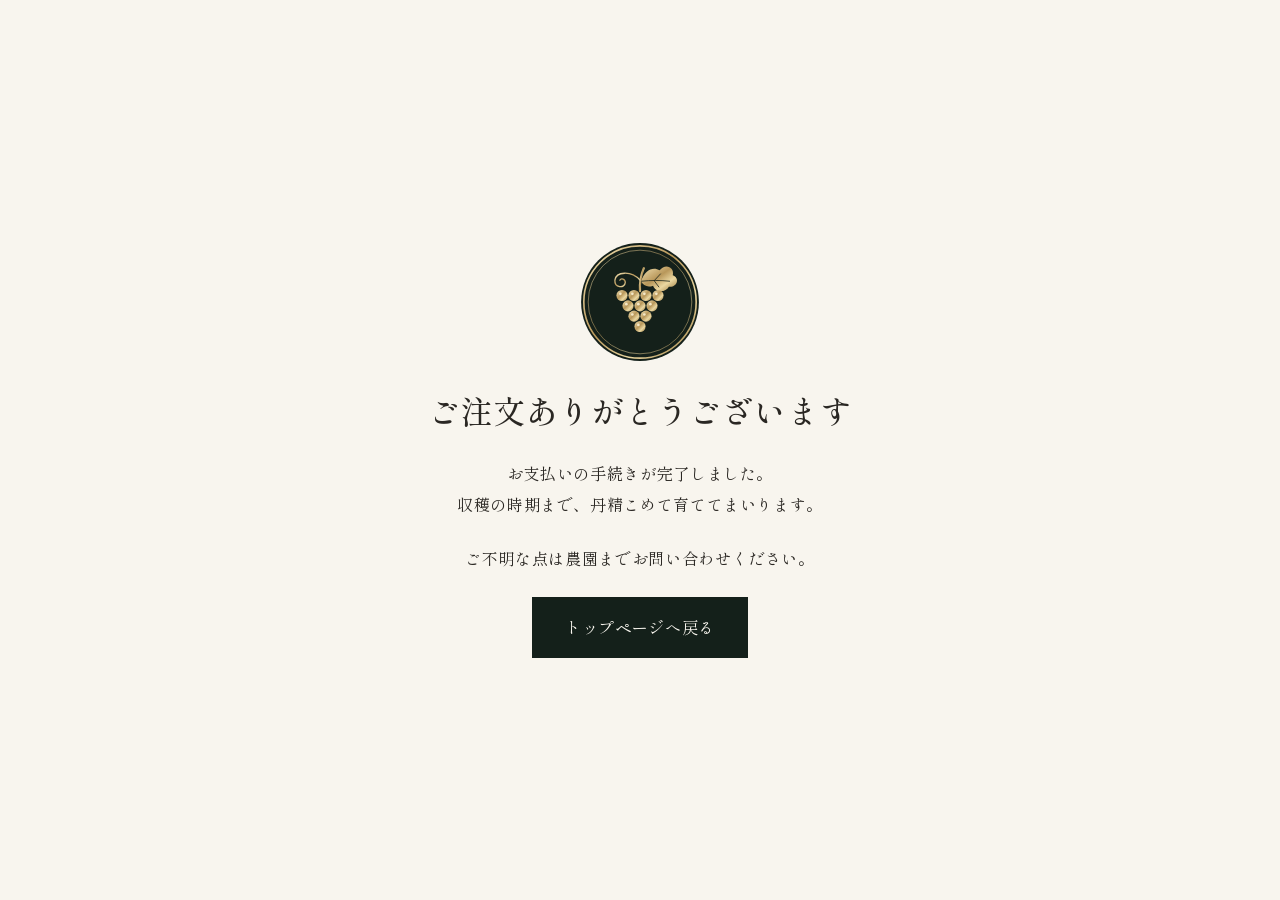
<file: public/thanks.html>
<!doctype html>
<html lang="ja">
<head>
  <meta charset="utf-8">
  <meta name="viewport" content="width=device-width, initial-scale=1">
  <title>ご注文ありがとうございます｜武川農園</title>
  <meta name="robots" content="noindex">
  <link rel="icon" href="assets/emblem.svg" type="image/svg+xml">
  <link href="https://fonts.googleapis.com/css2?family=Shippori+Mincho:wght@400;600&display=swap" rel="stylesheet">
  <link rel="stylesheet" href="css/style.css">
</head>
<body class="sub-page">
  <main class="thanks">
    <img src="assets/emblem.svg" alt="武川農園" width="120" height="120">
    <h1>ご注文ありがとうございます</h1>
    <p>お支払いの手続きが完了しました。<br>収穫の時期まで、丹精こめて育ててまいります。</p>
    <p>ご不明な点は農園までお問い合わせください。</p>
    <a class="btn btn-dark" href="index.html">トップページへ戻る</a>
  </main>
  <script src="js/catalog.js"></script>
  <script src="js/cart.js"></script>
  <script>
    /* Stripe から戻ってきた場合のみカートを空にする */
    if (new URLSearchParams(location.search).has("session_id")) Cart.clear();
  </script>
</body>
</html>
</file>
<file: public/css/style.css>
:root {
  --night: #14201a;
  --night-2: #1d2c24;
  --gold: #b8975a;
  --gold-light: #dcc590;
  --ivory: #f8f5ee;
  --paper: #fffdf9;
  --ink: #2a2723;
  --sub: #6d675d;
  --line: #e2dac9;
  --wine: #4a2447;
  --serif: "Shippori Mincho", "Yu Mincho", "Hiragino Mincho ProN", serif;
  --en: "Cormorant Garamond", "Times New Roman", serif;
}

* { box-sizing: border-box; margin: 0; padding: 0; }
html { scroll-behavior: smooth; scroll-padding-top: 90px; }
body { font-family: var(--serif); background: var(--ivory); color: var(--ink); line-height: 1.9; letter-spacing: .04em; }
body.no-scroll { overflow: hidden; }
img { max-width: 100%; height: auto; display: block; }
a { color: inherit; }
ul, ol { list-style: none; }
button, input, select, textarea { font: inherit; color: inherit; letter-spacing: inherit; }
button { cursor: pointer; }
h1, h2, h3 { font-weight: 500; line-height: 1.5; }
[hidden] { display: none !important; }
:focus-visible { outline: 2px solid var(--gold); outline-offset: 3px; }

/* ヘッダー */
.header { position: fixed; inset: 0 0 auto; z-index: 20; display: flex; align-items: center; justify-content: space-between; gap: 16px; padding: 14px clamp(16px, 4vw, 48px); color: var(--ivory); transition: background .3s, padding .3s; }
.header.is-scrolled { background: rgba(20, 32, 26, .96); padding-block: 8px; box-shadow: 0 1px 0 rgba(184, 151, 90, .4); }
.brand { display: flex; align-items: center; gap: 12px; text-decoration: none; }
.brand-text { display: flex; flex-direction: column; line-height: 1.3; }
.brand-text b { font-size: 1.25rem; font-weight: 600; letter-spacing: .2em; }
.brand-text small { font-family: var(--en); font-size: .68rem; letter-spacing: .34em; color: var(--gold-light); }
.nav { display: flex; gap: 28px; font-size: .88rem; }
.nav a { text-decoration: none; padding-block: 4px; border-bottom: 1px solid transparent; }
.nav a:hover { border-color: var(--gold); }
.header-actions { display: flex; align-items: center; gap: 12px; }
.cart-button { background: transparent; border: 1px solid var(--gold); padding: 6px 16px; font-size: .85rem; white-space: nowrap; }
.cart-count { display: inline-block; min-width: 1.7em; margin-left: 4px; border-radius: 99px; background: var(--gold); color: var(--night); text-align: center; font-size: .75rem; }
.menu-button { display: none; width: 40px; height: 36px; background: none; border: 0; }
.menu-button span { display: block; height: 1px; margin: 8px 6px; background: var(--ivory); }
.back-link { font-size: .85rem; }

/* ボタン */
.btn { display: inline-block; padding: 14px 32px; border: 1px solid transparent; text-align: center; text-decoration: none; transition: opacity .2s, background .2s; }
.btn:hover { opacity: .85; }
.btn:disabled { opacity: .5; cursor: wait; }
.btn-gold { background: linear-gradient(135deg, #a98544, #dcc590 50%, #a98544); color: var(--night); font-weight: 600; }
.btn-dark { background: var(--night); color: var(--ivory); }
.btn-block { display: block; width: 100%; }
.btn.is-disabled { pointer-events: none; opacity: .4; }

/* ヒーロー */
.hero { min-height: min(100vh, 820px); display: grid; grid-template-columns: 1fr 1fr; align-items: center; gap: 32px; padding: 110px clamp(20px, 7vw, 120px) 60px; background: radial-gradient(circle at 72% 45%, #34493a 0, var(--night-2) 35%, var(--night) 70%); color: var(--ivory); }
.eyebrow { color: var(--gold-light); font-size: .85rem; letter-spacing: .25em; }
.hero h1 { font-size: clamp(2.1rem, 4.4vw, 4.2rem); margin: 20px 0 24px; letter-spacing: .14em; }
.hero-lead { color: #d9d5ca; }
.hero-actions { display: flex; flex-wrap: wrap; align-items: center; gap: 20px; margin-top: 40px; }
.hero-season { font-size: .85rem; border-bottom: 1px solid var(--gold); }
.hero-visual img { width: min(100%, 440px); aspect-ratio: 4 / 5; object-fit: cover; margin-inline: auto; border: 1px solid var(--gold); outline: 1px solid rgba(184, 151, 90, .45); outline-offset: 10px; box-shadow: 0 30px 60px rgba(0, 0, 0, .45); }

.news { display: flex; gap: 32px; align-items: baseline; padding: 20px clamp(20px, 7vw, 120px); background: var(--paper); border-bottom: 1px solid var(--line); font-size: .9rem; }
.news h2 { font-size: .95rem; color: var(--gold); white-space: nowrap; }
.news li { display: flex; flex-wrap: wrap; gap: 4px 20px; }

/* セクション共通 */
.section { padding: clamp(72px, 9vw, 130px) 20px; }
.section-head { text-align: center; margin-bottom: 56px; }
.section-head h2 { font-size: clamp(1.5rem, 3vw, 2.1rem); letter-spacing: .14em; }
.section-head h2::after { content: ""; display: block; width: 48px; height: 1px; margin: 20px auto 0; background: var(--gold); }
.section-head > p:last-child:not(.en) { margin-top: 20px; font-size: .85rem; color: var(--sub); }
.en { font-family: var(--en); font-style: italic; color: var(--gold); letter-spacing: .12em; }

.concept-text { text-align: center; line-height: 2.5; }
.values { display: grid; grid-template-columns: repeat(3, 1fr); gap: 28px; max-width: 1000px; margin: 64px auto 0; }
.values li { text-align: center; padding: 36px 24px; border: 1px solid var(--line); background: var(--paper); }
.values span { display: inline-grid; place-items: center; width: 44px; height: 44px; border: 1px solid var(--gold); border-radius: 50%; color: var(--gold); }
.values h3 { margin: 16px 0 8px; font-size: 1.1rem; }
.values p { font-size: .88rem; color: var(--sub); text-align: left; }

/* 商品 */
.products { background: var(--paper); }
.product-grid { display: grid; grid-template-columns: repeat(auto-fit, minmax(min(100%, 320px), 1fr)); gap: 32px; max-width: 1180px; margin: 0 auto; }
.product { display: flex; flex-direction: column; border: 1px solid var(--line); background: var(--ivory); }
.product-image { position: relative; background: var(--night); }
.photos { display: flex; gap: 2px; aspect-ratio: 1; overflow: hidden; }
.photos img { flex: 1; min-width: 0; width: 100%; height: 100%; object-fit: cover; transition: transform .5s; }
.product:hover .photos img { transform: scale(1.04); }
.photo-note { margin-top: 20px; text-align: center; font-size: .75rem; color: var(--sub); }
.badge { position: absolute; top: 14px; left: 14px; z-index: 1; padding: 2px 12px; border: 1px solid var(--gold); background: rgba(20, 32, 26, .85); color: var(--gold-light); font-size: .75rem; }
.product-body { display: flex; flex-direction: column; flex: 1; padding: 24px; }
.product-body h3 { font-size: 1.35rem; letter-spacing: .1em; }
.product-lead { margin: 12px 0 20px; font-size: .86rem; color: var(--sub); }
.product form { margin-top: auto; }
.product fieldset { border: 0; }
.product legend { font-size: .75rem; color: var(--sub); margin-bottom: 6px; }
.variant { display: flex; align-items: center; gap: 10px; padding: 10px 12px; margin-bottom: 6px; border: 1px solid var(--line); background: var(--paper); cursor: pointer; }
.variant:has(input:checked) { border-color: var(--gold); box-shadow: inset 0 0 0 1px var(--gold); }
.variant input { accent-color: var(--gold); }
.variant span { flex: 1; display: flex; flex-direction: column; line-height: 1.5; }
.variant b { font-weight: 500; font-size: .92rem; }
.variant small { color: var(--sub); font-size: .75rem; }
.variant em { font-style: normal; font-weight: 600; white-space: nowrap; }
.buy-row { display: flex; align-items: center; gap: 12px; margin-top: 16px; }
.buy-row label { font-size: .85rem; white-space: nowrap; }
.buy-row select { padding: 8px; border: 1px solid var(--line); background: var(--paper); }
.buy-row .btn { flex: 1; padding-inline: 12px; }

/* 贈答・栽培 */
.gift { background: var(--night); color: var(--ivory); }
.gift-grid { display: grid; grid-template-columns: repeat(4, 1fr); gap: 1px; max-width: 1100px; margin: 0 auto; background: rgba(184, 151, 90, .45); border: 1px solid rgba(184, 151, 90, .45); }
.gift-grid article { background: var(--night); padding: 36px 24px; }
.gift-grid h3 { color: var(--gold-light); font-size: 1.02rem; margin-bottom: 10px; }
.gift-grid p { font-size: .86rem; color: #cfccc2; }
.timeline { display: grid; grid-template-columns: repeat(4, 1fr); gap: 24px; max-width: 1100px; margin: 0 auto; }
.timeline li { border-top: 1px solid var(--gold); padding-top: 20px; }
.timeline b { font-size: 2.2rem; color: var(--gold); font-weight: 400; }
.timeline p { font-size: .86rem; color: var(--sub); }

.guide { background: var(--paper); }
.guide-list, .faq details { max-width: 820px; margin-inline: auto; }
.guide-list > div { display: grid; grid-template-columns: 180px 1fr; gap: 16px; padding: 22px 0; border-bottom: 1px solid var(--line); }
.guide-list dt { font-weight: 600; }
.faq details { border-bottom: 1px solid var(--line); }
.faq summary { padding: 22px 4px; cursor: pointer; }
.faq details p { padding: 0 4px 24px; color: var(--sub); font-size: .92rem; }

.footer { display: flex; flex-direction: column; align-items: center; gap: 12px; padding: 72px 20px 32px; background: var(--night); color: #cfccc2; font-size: .85rem; text-align: center; }
.footer-name { font-size: 1.4rem; letter-spacing: .3em; color: var(--ivory); }
.footer nav { display: flex; flex-wrap: wrap; justify-content: center; gap: 8px 24px; margin-top: 16px; }
.copyright { margin-top: 24px; font-family: var(--en); letter-spacing: .2em; color: var(--gold); }

/* カート */
.overlay { position: fixed; inset: 0; z-index: 30; background: rgba(0, 0, 0, .5); }
.drawer { position: fixed; top: 0; right: 0; z-index: 31; display: flex; flex-direction: column; width: min(420px, 100%); height: 100dvh; background: var(--paper); transform: translateX(100%); visibility: hidden; transition: transform .3s, visibility .3s; }
.drawer.is-open { transform: none; visibility: visible; }
.drawer-head { display: flex; justify-content: space-between; align-items: center; padding: 16px 20px; border-bottom: 1px solid var(--line); }
.drawer-head h2 { font-size: 1.05rem; }
.drawer-close { background: none; border: 0; font-size: 1.8rem; line-height: 1; padding: 4px 8px; }
.cart-list { flex: 1; overflow-y: auto; padding: 0 20px; }
.cart-empty { padding: 48px 0; text-align: center; color: var(--sub); }
.cart-item { display: grid; grid-template-columns: 72px 1fr auto; gap: 12px; padding: 18px 0; border-bottom: 1px solid var(--line); font-size: .86rem; }
.cart-item img { width: 72px; height: 72px; object-fit: cover; }
.cart-item small { display: block; color: var(--sub); }
.cart-item em { font-style: normal; font-weight: 600; }
.stepper { display: flex; align-items: center; gap: 10px; margin-top: 8px; }
.stepper button { width: 28px; height: 28px; border: 1px solid var(--line); background: var(--ivory); }
.stepper .remove { width: auto; border: 0; background: none; text-decoration: underline; color: var(--sub); font-size: .78rem; }
.drawer-foot { padding: 20px; border-top: 1px solid var(--line); background: var(--ivory); }
.cart-total { display: flex; justify-content: space-between; align-items: baseline; }
.cart-total b { font-size: 1.4rem; }
.cart-hint { min-height: 1.9em; margin-bottom: 8px; font-size: .8rem; color: var(--sub); }

/* 注文手続き・下層ページ */
.sub-page .header { background: var(--night); }
.checkout, .legal { max-width: 1080px; margin: 0 auto; padding: 120px 20px 80px; }
.checkout > h1 { text-align: center; margin-bottom: 40px; letter-spacing: .14em; }
.checkout-grid { display: grid; grid-template-columns: minmax(0, 1fr) 340px; gap: 32px; align-items: start; }
.panel { background: var(--paper); border: 1px solid var(--line); padding: 28px; margin-bottom: 24px; min-width: 0; }
fieldset.panel { display: flex; flex-wrap: wrap; gap: 16px; }
.panel > legend { float: left; width: 100%; font-size: 1.1rem; font-weight: 600; padding-bottom: 10px; border-bottom: 1px solid var(--gold); }
.field { display: block; width: 100%; font-size: .86rem; }
.field.short { width: calc(50% - 8px); }
.field em { margin-left: 8px; font-style: normal; font-size: .7rem; color: #9c3b2e; }
.field input, .field select, .field textarea { display: block; width: 100%; margin-top: 4px; padding: 10px 12px; border: 1px solid #cfc6b3; background: #fff; font-size: 1rem; }
.gift-fields { display: flex; flex-wrap: wrap; gap: 16px; width: 100%; border: 0; min-width: 0; }
.check { display: flex; gap: 10px; align-items: flex-start; width: 100%; cursor: pointer; }
.check input { margin-top: .5em; accent-color: var(--gold); }
.agree { margin-bottom: 16px; font-size: .9rem; }
.form-error { margin-bottom: 16px; padding: 12px 16px; border: 1px solid #9c3b2e; color: #9c3b2e; background: #fdf3f1; }
.secure-note { margin-top: 10px; text-align: center; font-size: .78rem; color: var(--sub); }
.summary { position: sticky; top: 90px; }
.summary h2 { font-size: 1.1rem; margin-bottom: 8px; }
.summary li, .summary dl div { display: flex; justify-content: space-between; gap: 12px; padding: 10px 0; }
.summary li { border-bottom: 1px solid var(--line); font-size: .9rem; }
.summary li small { display: block; color: var(--sub); }
.summary .grand { border-top: 1px solid var(--gold); font-size: 1.15rem; font-weight: 600; }
.empty-state { text-align: center; }
.empty-state p { margin-bottom: 24px; }
dialog { margin: auto; width: min(440px, calc(100% - 32px)); padding: 32px; border: 1px solid var(--gold); background: var(--paper); text-align: center; }
dialog::backdrop { background: rgba(0, 0, 0, .55); }
dialog p { margin-top: 12px; font-size: .92rem; }
.demo-total { margin-bottom: 20px; }

.legal { max-width: 840px; }
.legal h1 { font-size: 1.5rem; margin: 24px 0; }
.legal h2 { font-size: 1.05rem; margin-top: 24px; }
.legal table { width: 100%; border-collapse: collapse; margin-bottom: 64px; background: var(--paper); font-size: .9rem; }
.legal th, .legal td { border: 1px solid var(--line); padding: 14px 16px; text-align: left; vertical-align: top; }
.legal th { width: 30%; font-weight: 600; }

.thanks { min-height: 100vh; display: flex; flex-direction: column; align-items: center; justify-content: center; gap: 24px; padding: 40px 20px; text-align: center; }

/* レスポンシブ */
@media (max-width: 960px) {
  .menu-button { display: block; }
  .nav { position: absolute; top: 100%; left: 0; right: 0; display: none; flex-direction: column; gap: 0; background: var(--night); padding: 8px 24px 20px; }
  .nav.is-open { display: flex; }
  .nav a { padding-block: 12px; }
  .header:has(.nav.is-open) { background: var(--night); }
  .hero { grid-template-columns: 1fr; text-align: center; padding-top: 90px; }
  .hero-visual { order: -1; }
  .hero-visual img { width: min(78%, 400px); }
  .hero-actions { justify-content: center; }
  .values { grid-template-columns: 1fr; max-width: 520px; }
  .gift-grid, .timeline { grid-template-columns: 1fr 1fr; }
  .checkout-grid { grid-template-columns: minmax(0, 1fr); }
  .summary { position: static; order: -1; margin-bottom: 0; }
}

@media (max-width: 600px) {
  .header { padding-inline: 12px; gap: 8px; }
  .brand img { width: 40px; height: 40px; }
  .brand-text b { font-size: 1.05rem; }
  .news { flex-direction: column; gap: 4px; }
  .concept-text { text-align: left; line-height: 2.1; }
  .concept-text br { display: none; }
  .gift-grid, .timeline { grid-template-columns: 1fr; }
  .guide-list > div { grid-template-columns: 1fr; gap: 4px; }
  .field.short { width: 100%; }
  .panel { padding: 20px 16px; }
  .legal th, .legal td { display: block; width: 100%; }
}

@media (prefers-reduced-motion: reduce) {
  * { scroll-behavior: auto !important; transition: none !important; }
}
</file>
